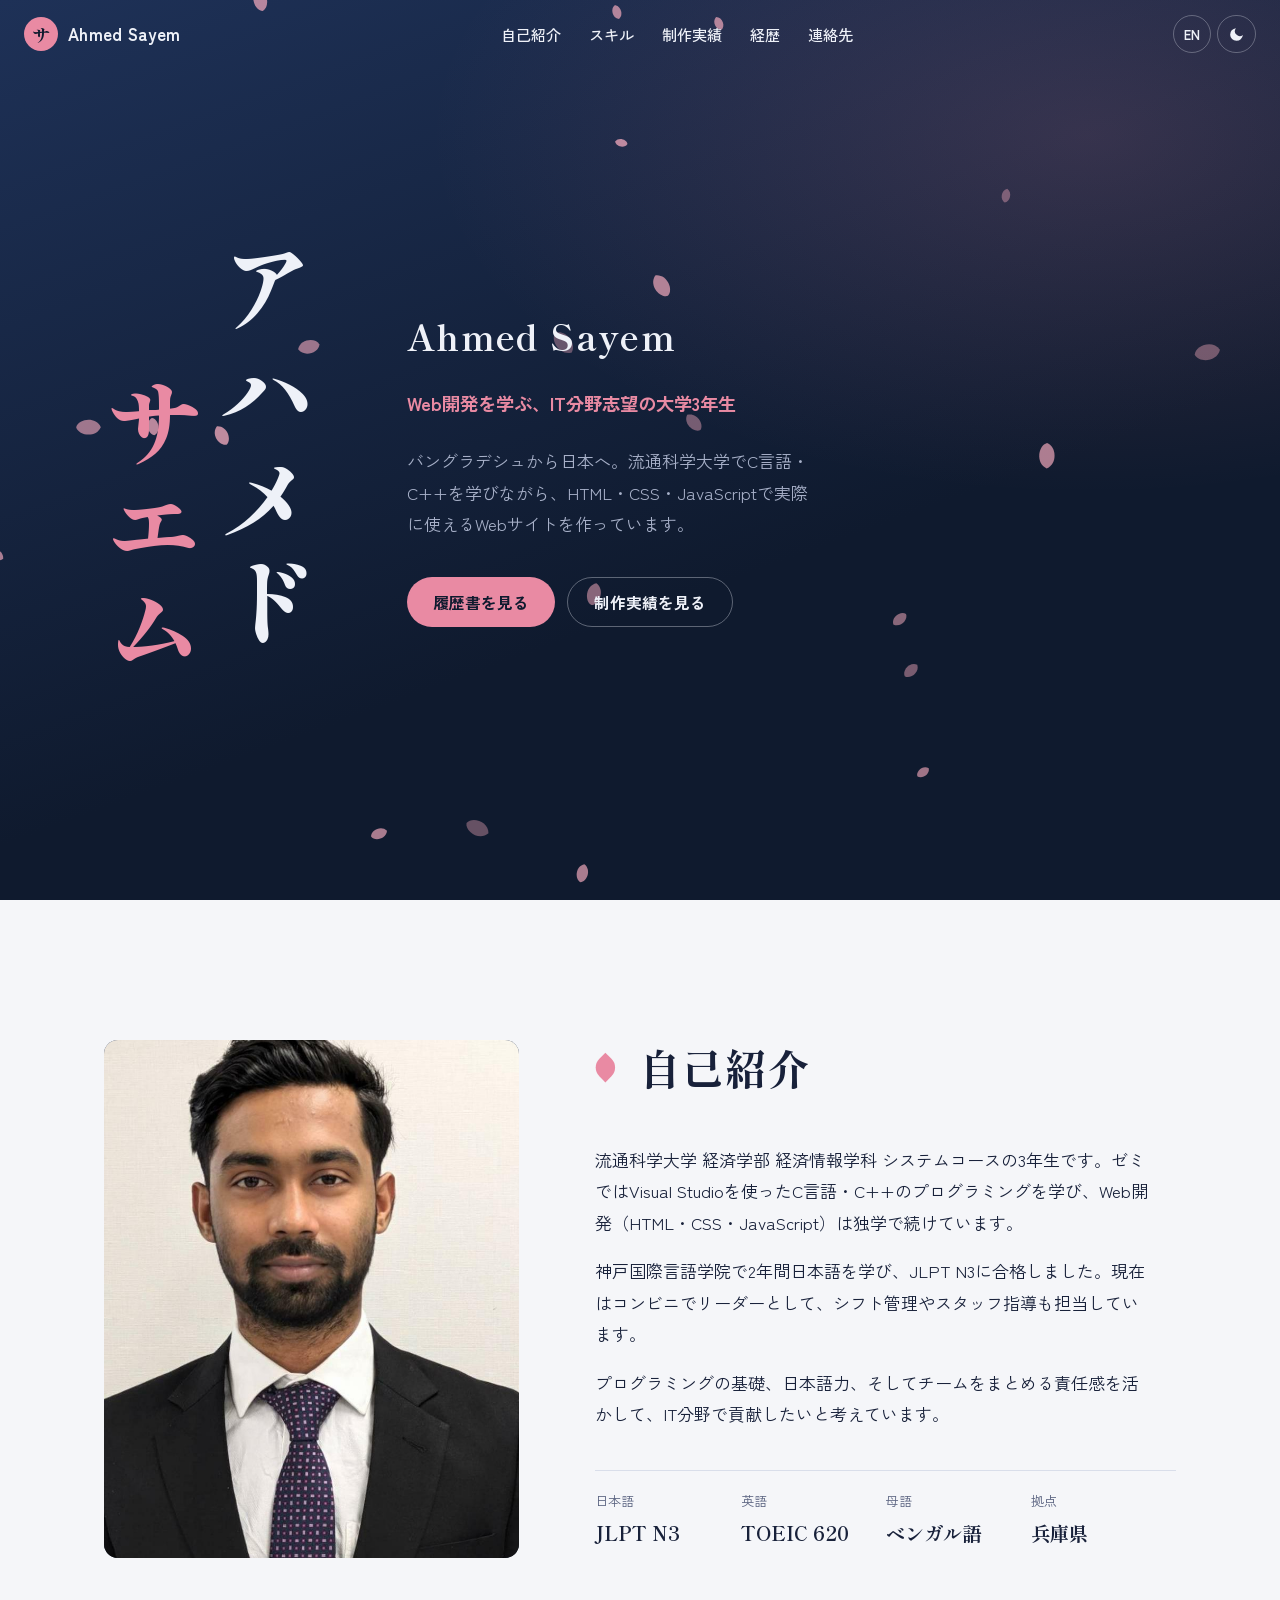
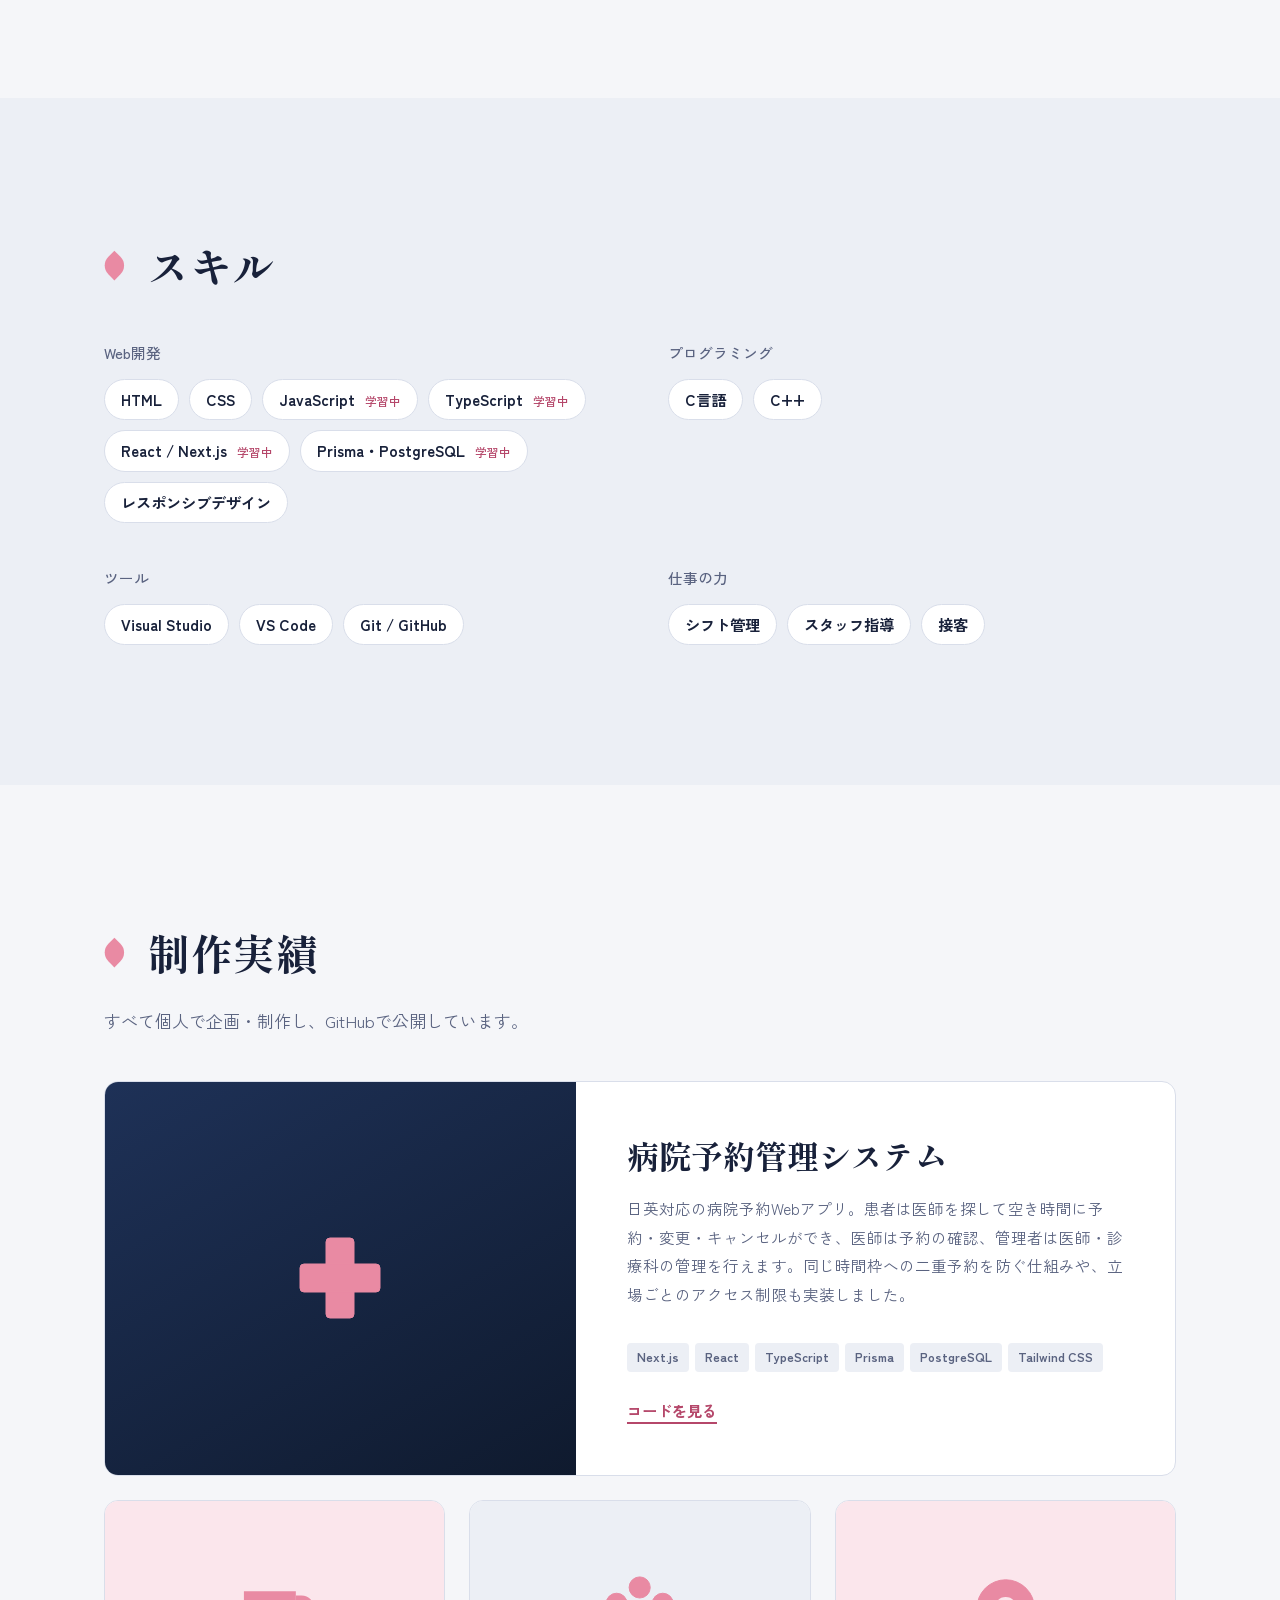
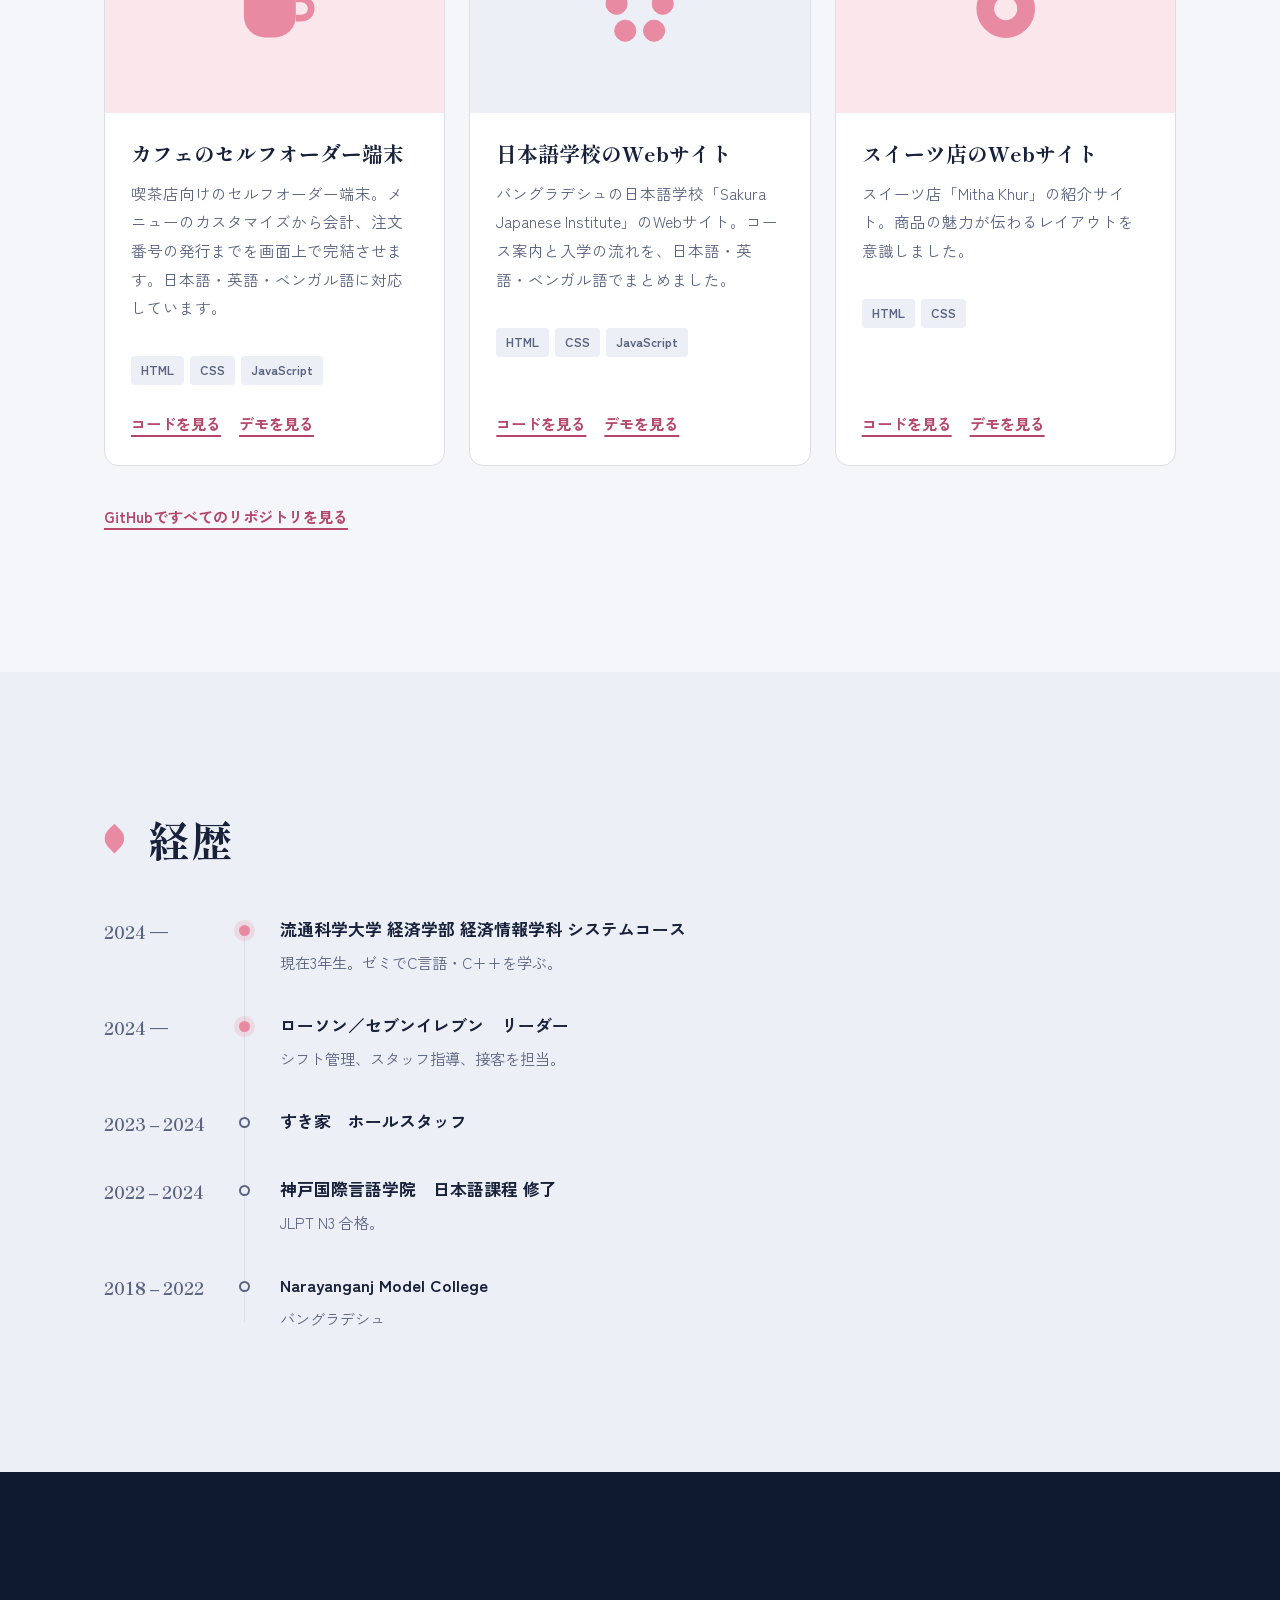
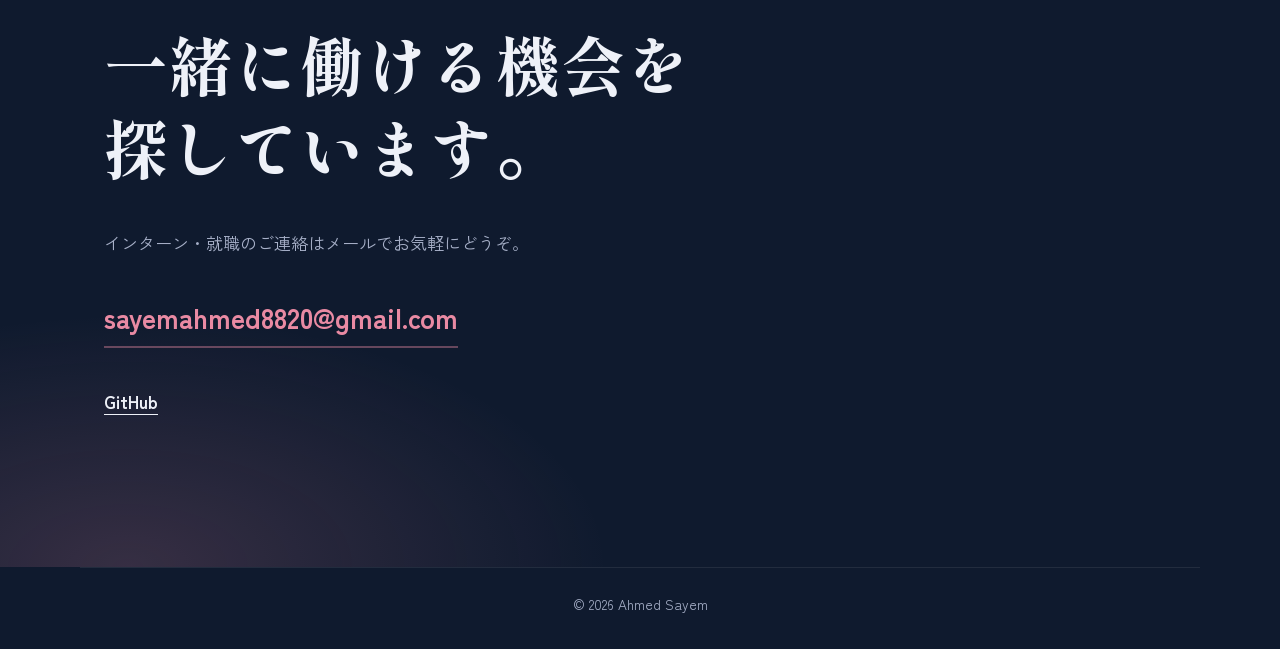
<file: index.html>
<!DOCTYPE html>
<html lang="ja" data-lang="ja" translate="no" class="notranslate">

<head>
    <meta charset="UTF-8">
    <!-- 自動翻訳を止める (stop Chrome auto-translate; the site has its own JA/EN switch) -->
    <meta name="google" content="notranslate">
    <meta name="viewport" content="width=device-width, initial-scale=1.0">
    <title>アハメド サエム | Ahmed Sayem — Portfolio</title>
    <meta name="description" content="流通科学大学 経済情報学科 システムコース3年。Web開発とC/C++を学ぶ、IT分野志望のアハメド サエムのポートフォリオ。">

    <!-- フォント (Fonts) -->
    <link rel="preconnect" href="https://fonts.googleapis.com">
    <link rel="preconnect" href="https://fonts.gstatic.com" crossorigin>
    <link
        href="https://fonts.googleapis.com/css2?family=Shippori+Mincho:wght@500;700;800&family=Zen+Kaku+Gothic+New:wght@400;500;700&display=swap"
        rel="stylesheet">

    <link rel="stylesheet" href="style.css">

    <!-- ページを開く前にテーマを決める (avoid a flash of the wrong theme) -->
    <script>
        try {
            const t = localStorage.getItem('theme');
            if (t) document.documentElement.dataset.theme = t;
            const l = localStorage.getItem('lang');
            if (l) { document.documentElement.dataset.lang = l; document.documentElement.lang = l; }
        } catch (e) { }
    </script>
</head>

<body>

    <a class="skip" href="#main">
        <span lang="ja">本文へ移動</span><span lang="en">Skip to content</span>
    </a>

    <!-- ===================== ナビゲーション / NAVIGATION ===================== -->
    <header class="nav" id="nav">
        <a class="nav__logo" href="#top" aria-label="Home">
            <span class="nav__mark">サ</span>
            <span class="nav__name">Ahmed Sayem</span>
        </a>

        <nav class="nav__links" id="navLinks" aria-label="Main">
            <a href="#about"><span lang="ja">自己紹介</span><span lang="en">About</span></a>
            <a href="#skills"><span lang="ja">スキル</span><span lang="en">Skills</span></a>
            <a href="#work"><span lang="ja">制作実績</span><span lang="en">Work</span></a>
            <a href="#history"><span lang="ja">経歴</span><span lang="en">History</span></a>
            <a href="#contact"><span lang="ja">連絡先</span><span lang="en">Contact</span></a>
        </nav>

        <div class="nav__tools">
            <button class="tool" id="langBtn" type="button" aria-label="Switch language">
                <span lang="ja">EN</span><span lang="en">日本語</span>
            </button>
            <button class="tool" id="themeBtn" type="button" aria-label="Toggle dark mode">
                <svg class="i-moon" viewBox="0 0 24 24" aria-hidden="true">
                    <path d="M21 12.8A9 9 0 1 1 11.2 3a7 7 0 0 0 9.8 9.8z" />
                </svg>
                <svg class="i-sun" viewBox="0 0 24 24" aria-hidden="true">
                    <circle cx="12" cy="12" r="4.5" />
                    <path
                        d="M12 1.5v3M12 19.5v3M4.2 4.2l2.1 2.1M17.7 17.7l2.1 2.1M1.5 12h3M19.5 12h3M4.2 19.8l2.1-2.1M17.7 6.3l2.1-2.1" />
                </svg>
            </button>
            <button class="tool nav__menu" id="menuBtn" type="button" aria-label="Open menu" aria-expanded="false"
                aria-controls="navLinks">
                <span></span><span></span>
            </button>
        </div>
    </header>

    <main id="main">

        <!-- ===================== ヒーロー / HERO ===================== -->
        <section class="hero" id="top">
            <canvas class="hero__petals" id="petals" aria-hidden="true"></canvas>

            <div class="hero__inner">
                <h1 class="hero__tate" aria-label="アハメド サエム">
                    <span>アハメド</span><span>サエム</span>
                </h1>

                <div class="hero__body">
                    <p class="hero__latin">Ahmed Sayem</p>
                    <p class="hero__role">
                        <span lang="ja">Web開発を学ぶ、IT分野志望の大学3年生</span>
                        <span lang="en">University student building for the web, heading into IT</span>
                    </p>
                    <p class="hero__lead">
                        <span
                            lang="ja">バングラデシュから日本へ。流通科学大学でC言語・C++を学びながら、HTML・CSS・JavaScriptで実際に使えるWebサイトを作っています。</span>
                        <span lang="en">From Bangladesh to Kobe. I study C and C++ at the University of Marketing and
                            Distribution Sciences, and build real websites with HTML, CSS and JavaScript.</span>
                    </p>

                    <div class="hero__actions">
                        <a class="btn btn--primary" href="assets/cv/">
                            <span lang="ja">履歴書を見る</span><span lang="en">View CV</span>
                        </a>
                        <a class="btn btn--ghost" href="#work">
                            <span lang="ja">制作実績を見る</span><span lang="en">See my work</span>
                        </a>
                    </div>
                </div>
            </div>
        </section>

        <!-- ===================== 自己紹介 / ABOUT ===================== -->
        <section class="section" id="about">
            <div class="wrap about">
                <figure class="about__photo">
                    <!-- 写真: assets/images/profile.jpg に置いてください -->
                    <img src="assets/images/WhatsApp%20Image%202026-10-02%20at%2003.20.18%20(1).jpeg" alt="Ahmed Sayem" width="480" height="600"
                        onerror="this.remove()">
                    <span class="about__initials" aria-hidden="true">AS</span>
                </figure>

                <div class="about__text">
                    <h2 class="h2">
                        <span lang="ja">自己紹介</span><span lang="en">About me</span>
                    </h2>

                    <div lang="ja">
                        <p>流通科学大学 経済学部 経済情報学科 システムコースの3年生です。ゼミではVisual
                            Studioを使ったC言語・C++のプログラミングを学び、Web開発（HTML・CSS・JavaScript）は独学で続けています。</p>
                        <p>神戸国際言語学院で2年間日本語を学び、JLPT N3に合格しました。現在はコンビニでリーダーとして、シフト管理やスタッフ指導も担当しています。</p>
                        <p>プログラミングの基礎、日本語力、そしてチームをまとめる責任感を活かして、IT分野で貢献したいと考えています。</p>
                    </div>
                    <div lang="en">
                        <p>I’m a third-year student in the Systems Course of the Department of Economic Informatics at
                            the University of Marketing and Distribution Sciences. In my seminar I program in C and C++
                            with Visual Studio, and I teach myself web development on the side.</p>
                        <p>I studied Japanese for two years at Kobe International Language School and passed JLPT N3. I
                            now work as a shift leader at a convenience store, handling scheduling and training new
                            staff.</p>
                        <p>I want to bring my programming foundation, my Japanese, and the responsibility I’ve learned
                            as a leader to a team in IT.</p>
                    </div>

                    <dl class="facts">
                        <div>
                            <dt><span lang="ja">日本語</span><span lang="en">Japanese</span></dt>
                            <dd>JLPT N3</dd>
                        </div>
                        <div>
                            <dt><span lang="ja">英語</span><span lang="en">English</span></dt>
                            <dd>TOEIC 620</dd>
                        </div>
                        <div>
                            <dt><span lang="ja">母語</span><span lang="en">Native</span></dt>
                            <dd><span lang="ja">ベンガル語</span><span lang="en">Bengali</span></dd>
                        </div>
                        <div>
                            <dt><span lang="ja">拠点</span><span lang="en">Based in</span></dt>
                            <dd><span lang="ja">兵庫県</span><span lang="en">Hyogo, Japan</span></dd>
                        </div>
                    </dl>
                </div>
            </div>
        </section>

        <!-- ===================== スキル / SKILLS ===================== -->
        <section class="section section--tint" id="skills">
            <div class="wrap">
                <h2 class="h2"><span lang="ja">スキル</span><span lang="en">Skills</span></h2>

                <div class="skills">
                    <div class="skills__group">
                        <h3 class="h3"><span lang="ja">Web開発</span><span lang="en">Web</span></h3>
                        <ul class="chips">
                            <li>HTML</li>
                            <li>CSS</li>
                            <li>JavaScript <small lang="ja">学習中</small><small lang="en">learning</small></li>
                            <li>TypeScript <small lang="ja">学習中</small><small lang="en">learning</small></li>
                            <li>React / Next.js <small lang="ja">学習中</small><small lang="en">learning</small></li>
                            <li>Prisma・PostgreSQL <small lang="ja">学習中</small><small lang="en">learning</small></li>
                            <li><span lang="ja">レスポンシブデザイン</span><span lang="en">Responsive design</span></li>
                        </ul>
                    </div>

                    <div class="skills__group">
                        <h3 class="h3"><span lang="ja">プログラミング</span><span lang="en">Programming</span></h3>
                        <ul class="chips">
                            <li><span lang="ja">C言語</span><span lang="en">C</span></li>
                            <li>C++</li>
                        </ul>
                    </div>

                    <div class="skills__group">
                        <h3 class="h3"><span lang="ja">ツール</span><span lang="en">Tools</span></h3>
                        <ul class="chips">
                            <li>Visual Studio</li>
                            <li>VS Code</li>
                            <li>Git / GitHub</li>
                        </ul>
                    </div>

                    <div class="skills__group">
                        <h3 class="h3"><span lang="ja">仕事の力</span><span lang="en">At work</span></h3>
                        <ul class="chips">
                            <li><span lang="ja">シフト管理</span><span lang="en">Shift scheduling</span></li>
                            <li><span lang="ja">スタッフ指導</span><span lang="en">Training staff</span></li>
                            <li><span lang="ja">接客</span><span lang="en">Customer service</span></li>
                        </ul>
                    </div>
                </div>
            </div>
        </section>

        <!-- ===================== 制作実績 / WORK ===================== -->
        <section class="section" id="work">
            <div class="wrap">
                <h2 class="h2"><span lang="ja">制作実績</span><span lang="en">Selected work</span></h2>
                <p class="section__intro">
                    <span lang="ja">すべて個人で企画・制作し、GitHubで公開しています。</span>
                    <span lang="en">Each one planned, built and published on GitHub by me.</span>
                </p>

                <div class="work">

                    <!-- 一番の作品 (Featured project) -->
                    <article class="project project--feature">
                        <div class="project__art project__art--hospital" aria-hidden="true">
                            <svg viewBox="0 0 120 120">
                                <rect x="46" y="20" width="28" height="80" rx="4" />
                                <rect x="20" y="46" width="80" height="28" rx="4" />
                            </svg>
                        </div>
                        <div class="project__body">
                            <h3 class="project__title"><span lang="ja">病院予約管理システム</span><span lang="en">Hospital
                                    appointment system</span></h3>
                            <p lang="ja">日英対応の病院予約Webアプリ。患者は医師を探して空き時間に予約・変更・キャンセルができ、医師は予約の確認、管理者は医師・診療科の管理を行えます。同じ時間枠への二重予約を防ぐ仕組みや、立場ごとのアクセス制限も実装しました。</p>
                            <p lang="en">A bilingual web app for booking hospital appointments. Patients find a doctor and book, move or
                                cancel a time slot; doctors manage their bookings; admins manage doctors and departments. It
                                prevents double-booking and keeps each role to its own pages.</p>
                            <ul class="tags">
                                <li>Next.js</li>
                                <li>React</li>
                                <li>TypeScript</li>
                                <li>Prisma</li>
                                <li>PostgreSQL</li>
                                <li>Tailwind CSS</li>
                            </ul>
                            <div class="project__links">
                                <a href="https://github.com/sayemahmed-jp/hospital-jp" target="_blank"
                                    rel="noopener">
                                    <span lang="ja">コードを見る</span><span lang="en">View code</span>
                                </a>
                                <!-- 公開URLがあれば: <a href="https://...">デモ</a> -->
                            </div>
                        </div>
                    </article>

                    <article class="project">
                        <div class="project__art project__art--cafe" aria-hidden="true">
                            <svg viewBox="0 0 120 120">
                                <path d="M28 44h54v26a22 22 0 0 1-22 22H50a22 22 0 0 1-22-22z" />
                                <path d="M82 52h6a10 10 0 0 1 0 20h-6" fill="none" stroke-width="7" />
                            </svg>
                        </div>
                        <div class="project__body">
                            <h3 class="project__title"><span lang="ja">カフェのセルフオーダー端末</span><span lang="en">Café self-order kiosk</span></h3>
                            <p lang="ja">喫茶店向けのセルフオーダー端末。メニューのカスタマイズから会計、注文番号の発行までを画面上で完結させます。日本語・英語・ベンガル語に対応しています。</p>
                            <p lang="en">A self-order kiosk for a café: customise a drink, pay and get an order number, all on screen, in Japanese, English or Bengali.</p>
                            <ul class="tags">
                                <li>HTML</li>
                                <li>CSS</li>
                                <li>JavaScript</li>
                            </ul>
                            <div class="project__links">
                                <a href="https://github.com/sayemahmed-jp/my-cafe" target="_blank" rel="noopener">
                                    <span lang="ja">コードを見る</span><span lang="en">View code</span>
                                </a>
                                <a href="https://sayemahmed-jp.github.io/my-cafe/" target="_blank" rel="noopener">
                                    <span lang="ja">デモを見る</span><span lang="en">Live demo</span>
                                </a>
                            </div>
                        </div>
                    </article>

                    <article class="project">
                        <div class="project__art project__art--school" aria-hidden="true">
                            <svg viewBox="0 0 120 120">
                                <circle cx="60" cy="40" r="11" />
                                <circle cx="84" cy="57" r="11" />
                                <circle cx="75" cy="85" r="11" />
                                <circle cx="45" cy="85" r="11" />
                                <circle cx="36" cy="57" r="11" />
                            </svg>
                        </div>
                        <div class="project__body">
                            <h3 class="project__title"><span lang="ja">日本語学校のWebサイト</span><span lang="en">Japanese
                                    school website</span></h3>
                            <p lang="ja">バングラデシュの日本語学校「Sakura Japanese Institute」のWebサイト。コース案内と入学の流れを、日本語・英語・ベンガル語でまとめました。</p>
                            <p lang="en">A site for “Sakura Japanese Institute”, a Japanese school in Bangladesh, laying out its courses and how to enrol in Japanese, English and Bengali.</p>
                            <ul class="tags">
                                <li>HTML</li>
                                <li>CSS</li>
                                <li>JavaScript</li>
                            </ul>
                            <div class="project__links">
                                <a href="https://github.com/sayemahmed-jp/sakura-japanese-institute"
                                    target="_blank" rel="noopener">
                                    <span lang="ja">コードを見る</span><span lang="en">View code</span>
                                </a>
                                <a href="https://sayemahmed-jp.github.io/sakura-japanese-institute/" target="_blank" rel="noopener">
                                    <span lang="ja">デモを見る</span><span lang="en">Live demo</span>
                                </a>
                            </div>
                        </div>
                    </article>

                    <article class="project">
                        <div class="project__art project__art--sweets" aria-hidden="true">
                            <svg viewBox="0 0 120 120">
                                <circle cx="60" cy="62" r="30" />
                                <circle cx="60" cy="62" r="12" class="hole" />
                            </svg>
                        </div>
                        <div class="project__body">
                            <h3 class="project__title"><span lang="ja">スイーツ店のWebサイト</span><span lang="en">Sweet shop
                                    website</span></h3>
                            <p lang="ja">スイーツ店「Mitha Khur」の紹介サイト。商品の魅力が伝わるレイアウトを意識しました。</p>
                            <p lang="en">A site for the sweet shop “Mitha Khur”, designed to make the products look
                                their best.</p>
                            <ul class="tags">
                                <li>HTML</li>
                                <li>CSS</li>
                            </ul>
                            <div class="project__links">
                                <a href="https://github.com/sayemahmed-jp/mitha-khur-website" target="_blank"
                                    rel="noopener">
                                    <span lang="ja">コードを見る</span><span lang="en">View code</span>
                                </a>
                                <a href="https://sayemahmed-jp.github.io/mitha-khur-website/" target="_blank" rel="noopener">
                                    <span lang="ja">デモを見る</span><span lang="en">Live demo</span>
                                </a>
                            </div>
                        </div>
                    </article>

                </div>

                <a class="more" href="https://github.com/sayemahmed-jp?tab=repositories" target="_blank"
                    rel="noopener">
                    <span lang="ja">GitHubですべてのリポジトリを見る</span><span lang="en">All repositories on GitHub</span>
                </a>
            </div>
        </section>

        <!-- ===================== 経歴 / HISTORY ===================== -->
        <section class="section section--tint" id="history">
            <div class="wrap">
                <h2 class="h2"><span lang="ja">経歴</span><span lang="en">History</span></h2>

                <ol class="timeline">
                    <li class="timeline__item timeline__item--now">
                        <time>2024 —</time>
                        <div>
                            <h3 class="h3"><span lang="ja">流通科学大学 経済学部 経済情報学科 システムコース</span><span lang="en">University
                                    of Marketing and Distribution Sciences — Economic Informatics, Systems Course</span>
                            </h3>
                            <p><span lang="ja">現在3年生。ゼミでC言語・C++を学ぶ。</span><span lang="en">Third year now. C and C++ in
                                    my seminar.</span></p>
                        </div>
                    </li>
                    <li class="timeline__item timeline__item--now">
                        <time>2024 —</time>
                        <div>
                            <h3 class="h3"><span lang="ja">ローソン／セブンイレブン　リーダー</span><span lang="en">Lawson / 7-Eleven —
                                    Shift leader</span></h3>
                            <p><span lang="ja">シフト管理、スタッフ指導、接客を担当。</span><span lang="en">Scheduling, training staff,
                                    serving customers.</span></p>
                        </div>
                    </li>
                    <li class="timeline__item">
                        <time>2023 – 2024</time>
                        <div>
                            <h3 class="h3"><span lang="ja">すき家　ホールスタッフ</span><span lang="en">Sukiya — Floor staff</span>
                            </h3>
                        </div>
                    </li>
                    <li class="timeline__item">
                        <time>2022 – 2024</time>
                        <div>
                            <h3 class="h3"><span lang="ja">神戸国際言語学院　日本語課程 修了</span><span lang="en">Kobe International
                                    Language School — Japanese course</span></h3>
                            <p><span lang="ja">JLPT N3 合格。</span><span lang="en">Passed JLPT N3.</span></p>
                        </div>
                    </li>
                    <li class="timeline__item">
                        <time>2018 – 2022</time>
                        <div>
                            <h3 class="h3">Narayanganj Model College</h3>
                            <p><span lang="ja">バングラデシュ</span><span lang="en">Bangladesh</span></p>
                        </div>
                    </li>
                </ol>
            </div>
        </section>

        <!-- ===================== 連絡先 / CONTACT ===================== -->
        <section class="contact" id="contact">
            <div class="wrap contact__inner">
                <h2 class="contact__title">
                    <span lang="ja">一緒に働ける機会を<br>探しています。</span>
                    <span lang="en">I’m looking for<br>a team to join.</span>
                </h2>
                <p class="contact__text">
                    <span lang="ja">インターン・就職のご連絡はメールでお気軽にどうぞ。</span>
                    <span lang="en">For internships or full-time roles, email me any time.</span>
                </p>
                <a class="contact__mail" href="mailto:sayemahmed8820@gmail.com">sayemahmed8820@gmail.com</a>
                <ul class="contact__links">
                    <li><a href="https://github.com/sayemahmed-jp" target="_blank" rel="noopener">GitHub</a></li>
                    <!-- LinkedIn があれば: <li><a href="https://linkedin.com/in/...">LinkedIn</a></li> -->
                </ul>
            </div>
        </section>

    </main>

    <footer class="footer">
        <p>© <span id="year">2026</span> Ahmed Sayem</p>
    </footer>

    <script src="script.js"></script>
</body>

</html>
</file>
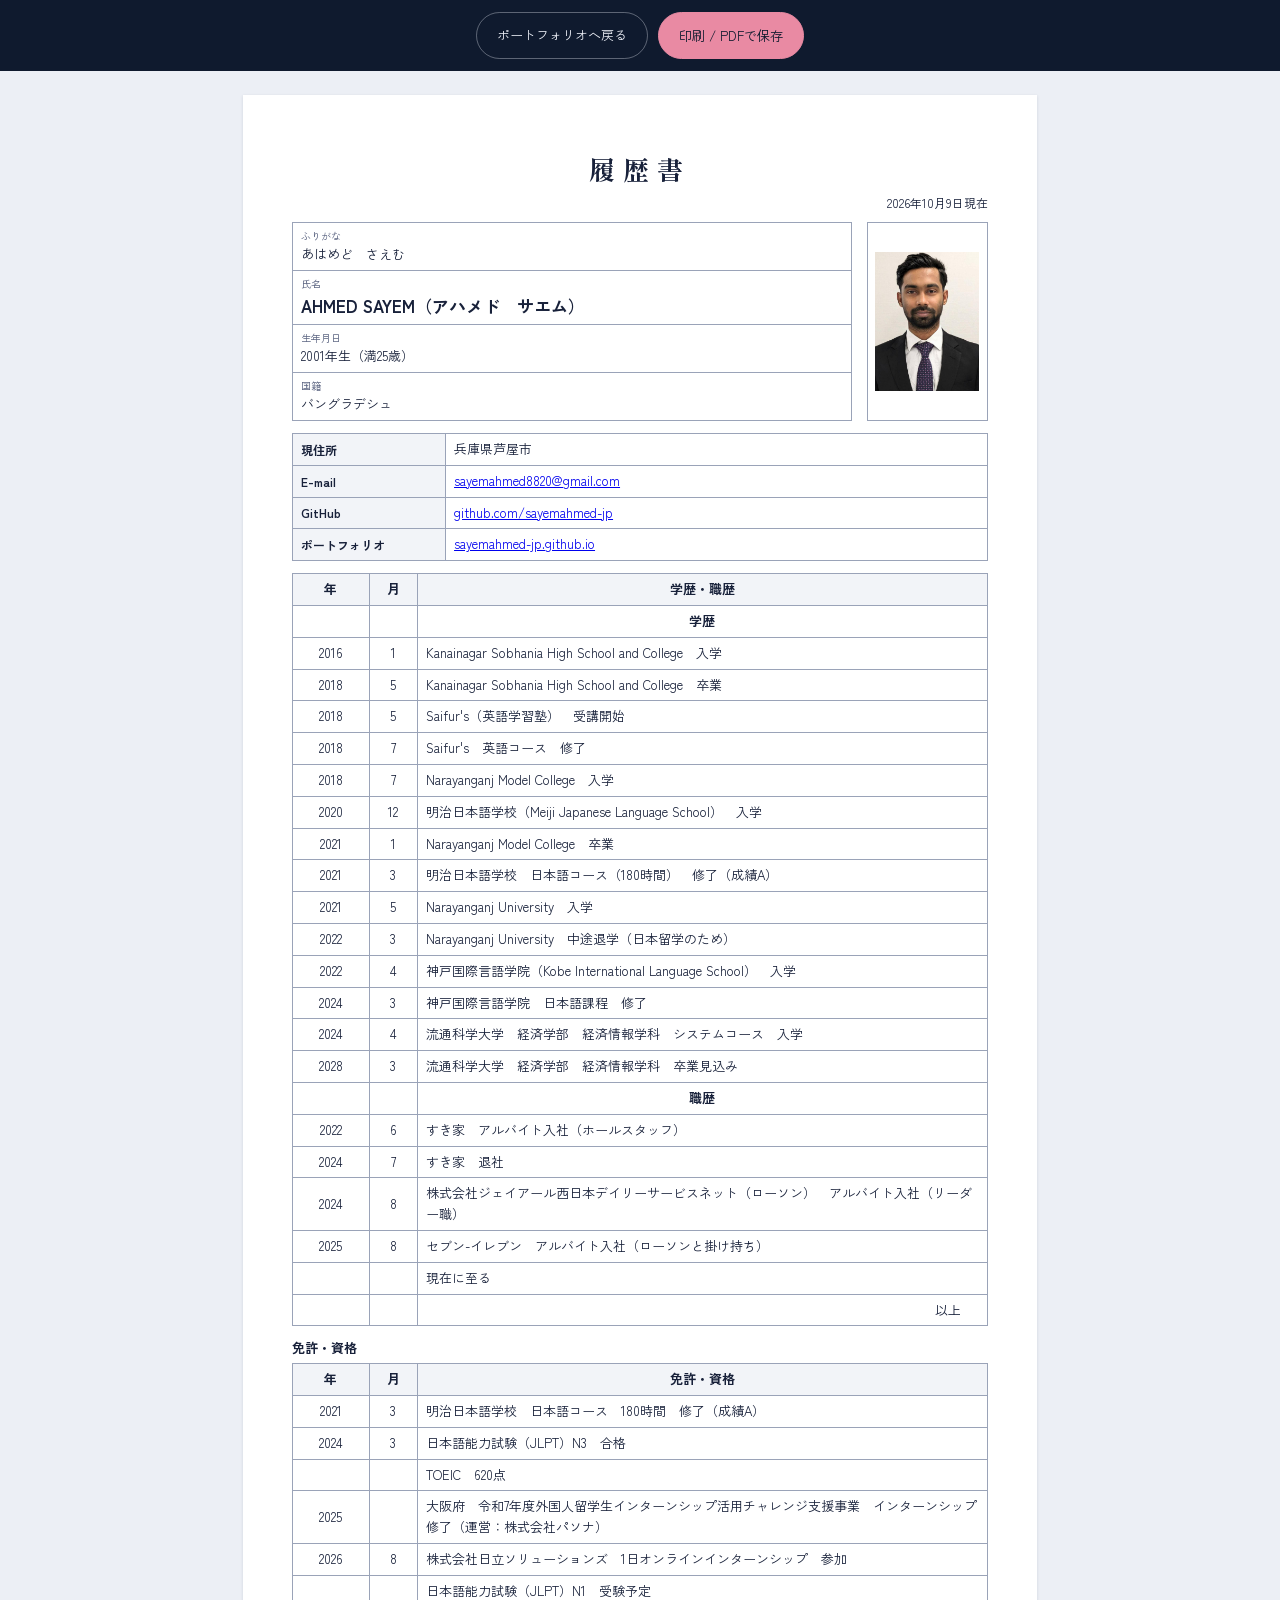
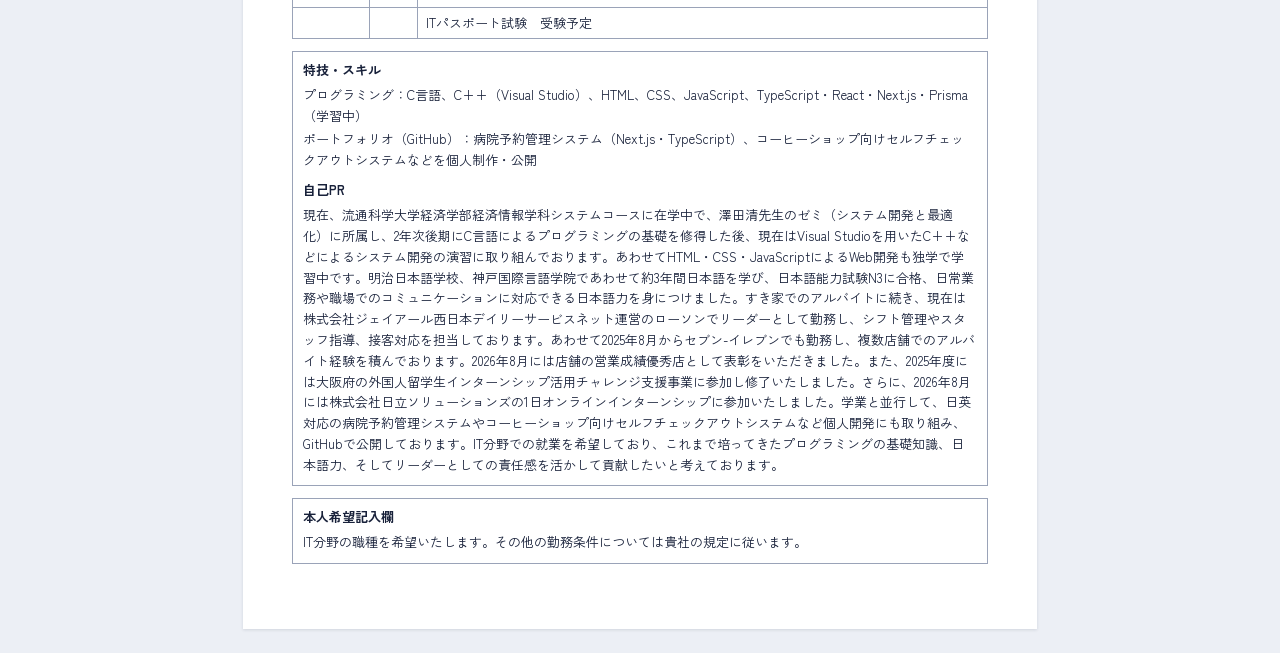
<file: assets/cv/index.html>
<!DOCTYPE html>
<html lang="ja" translate="no" class="notranslate">
<head>
<meta charset="UTF-8">
<meta name="google" content="notranslate">
<meta name="viewport" content="width=device-width, initial-scale=1.0">
<meta name="robots" content="noindex">
<title>履歴書 | アハメド サエム</title>
<link rel="preconnect" href="https://fonts.googleapis.com">
<link rel="preconnect" href="https://fonts.gstatic.com" crossorigin>
<link href="https://fonts.googleapis.com/css2?family=Zen+Kaku+Gothic+New:wght@400;700&family=Shippori+Mincho:wght@700&display=swap" rel="stylesheet">
<style>
:root{--kon:#0F1A2E;--ai:#1E3157;--sakura:#E98AA3;--ink:#18213A;--muted:#5A6380;--line:#9AA3B8;--bg:#ECEFF5;--paper:#fff}
*{box-sizing:border-box}
body{margin:0;background:var(--bg);color:var(--ink);font-family:"Zen Kaku Gothic New","Hiragino Sans","Yu Gothic",sans-serif;font-size:13px;line-height:1.6}
.bar{position:sticky;top:0;z-index:2;display:flex;gap:10px;justify-content:center;flex-wrap:wrap;padding:12px 16px;background:var(--kon)}
.bar a,.bar button{font:700 14px/1 inherit;font-family:inherit;padding:12px 20px;border-radius:999px;border:1.5px solid rgba(238,241,248,.35);background:transparent;color:#EEF1F8;text-decoration:none;cursor:pointer}
.bar button{background:var(--sakura);border-color:var(--sakura);color:var(--kon)}
.bar a:focus-visible,.bar button:focus-visible{outline:2px solid #fff;outline-offset:2px}
.paper{width:210mm;max-width:100%;margin:24px auto;background:var(--paper);padding:14mm 13mm;box-shadow:0 1px 3px rgba(15,26,46,.12)}
h1{font-family:"Shippori Mincho",serif;font-size:26px;letter-spacing:.3em;text-align:center;margin:0 0 4px}
.date{text-align:right;margin:0 0 10px;font-size:12px}
table{width:100%;border-collapse:collapse;margin-bottom:12px}
td,th{border:1px solid var(--line);padding:5px 8px;vertical-align:middle;text-align:left;font-weight:400}
.top{display:grid;grid-template-columns:1fr 32mm;gap:4mm;margin-bottom:12px}
.top table{margin:0;height:100%}
.lab{display:block;font-size:10px;color:var(--muted)}
.name{font-size:17px;font-weight:700}
.photo{border:1px solid var(--line);padding:2mm;display:flex;align-items:center;justify-content:center}
.photo img{width:100%;height:auto;display:block}
.k{width:22%;background:#F2F4F8;font-weight:700;font-size:12px}
.hist td:nth-child(1),.hist td:nth-child(2),.hist thead th:nth-child(1),.hist thead th:nth-child(2){text-align:center;width:11%}
.hist td:nth-child(2),.hist thead th:nth-child(2){width:7%}
.hist thead th{background:#F2F4F8;font-weight:700;text-align:center}
.sec th{text-align:center;font-weight:700}
.end{text-align:right!important;padding-right:2em}
.box{border:1px solid var(--line);padding:8px 10px;margin-bottom:12px}
.box h2{font-size:13px;margin:0 0 4px}
.box h2:not(:first-child){margin-top:10px}
.box p{margin:0 0 2px}
.cap{font-weight:700;font-size:13px;margin:0 0 4px}
@media (max-width:640px){.paper{padding:16px;margin:0} .top{grid-template-columns:1fr 28vw} body{font-size:12.5px} td,th{padding:4px 5px}}
@page{size:A4;margin:12mm}
@media print{body{background:#fff} .bar{display:none} .paper{box-shadow:none;margin:0;padding:0;width:auto} tr,.box{break-inside:avoid}}
</style>
</head>
<body>
<nav class="bar" aria-label="履歴書の操作">
<a href="../../">ポートフォリオへ戻る</a>
<button type="button" onclick="window.print()">印刷 / PDFで保存</button>
</nav>
<main class="paper">
<h1>履歴書</h1>
<p class="date">2026年10月9日現在</p>
<div class="top">
<table>
<tr><td><span class="lab">ふりがな</span>あはめど　さえむ</td></tr>
<tr><td><span class="lab">氏名</span><span class="name">AHMED SAYEM（アハメド　サエム）</span></td></tr>
<tr><td><span class="lab">生年月日</span>2001年生（満25歳）</td></tr>
<tr><td><span class="lab">国籍</span>バングラデシュ</td></tr>
</table>
<div class="photo"><img src="../images/WhatsApp%20Image%202026-10-02%20at%2003.20.18%20(1).jpeg" alt="アハメド サエムの写真" width="785" height="1051"></div>
</div>
<table>
<tr><th class="k" scope="row">現住所</th><td>兵庫県芦屋市</td></tr>
<tr><th class="k" scope="row">E-mail</th><td><a href="mailto:sayemahmed8820@gmail.com">sayemahmed8820@gmail.com</a></td></tr>
<tr><th class="k" scope="row">GitHub</th><td><a href="https://github.com/sayemahmed-jp">github.com/sayemahmed-jp</a></td></tr>
<tr><th class="k" scope="row">ポートフォリオ</th><td><a href="https://sayemahmed-jp.github.io">sayemahmed-jp.github.io</a></td></tr>
</table>
<table class="hist">
<thead><tr><th scope="col">年</th><th scope="col">月</th><th scope="col">学歴・職歴</th></tr></thead>
<tbody>
<tr class="sec"><td></td><td></td><th scope="rowgroup">学歴</th></tr>
<tr><td>2016</td><td>1</td><td>Kanainagar Sobhania High School and College　入学</td></tr>
<tr><td>2018</td><td>5</td><td>Kanainagar Sobhania High School and College　卒業</td></tr>
<tr><td>2018</td><td>5</td><td>Saifur&#x27;s（英語学習塾）　受講開始</td></tr>
<tr><td>2018</td><td>7</td><td>Saifur&#x27;s　英語コース　修了</td></tr>
<tr><td>2018</td><td>7</td><td>Narayanganj Model College　入学</td></tr>
<tr><td>2020</td><td>12</td><td>明治日本語学校（Meiji Japanese Language School）　入学</td></tr>
<tr><td>2021</td><td>1</td><td>Narayanganj Model College　卒業</td></tr>
<tr><td>2021</td><td>3</td><td>明治日本語学校　日本語コース（180時間）　修了（成績A）</td></tr>
<tr><td>2021</td><td>5</td><td>Narayanganj University　入学</td></tr>
<tr><td>2022</td><td>3</td><td>Narayanganj University　中途退学（日本留学のため）</td></tr>
<tr><td>2022</td><td>4</td><td>神戸国際言語学院（Kobe International Language School）　入学</td></tr>
<tr><td>2024</td><td>3</td><td>神戸国際言語学院　日本語課程　修了</td></tr>
<tr><td>2024</td><td>4</td><td>流通科学大学　経済学部　経済情報学科　システムコース　入学</td></tr>
<tr><td>2028</td><td>3</td><td>流通科学大学　経済学部　経済情報学科　卒業見込み</td></tr>
<tr class="sec"><td></td><td></td><th scope="rowgroup">職歴</th></tr>
<tr><td>2022</td><td>6</td><td>すき家　アルバイト入社（ホールスタッフ）</td></tr>
<tr><td>2024</td><td>7</td><td>すき家　退社</td></tr>
<tr><td>2024</td><td>8</td><td>株式会社ジェイアール西日本デイリーサービスネット（ローソン）　アルバイト入社（リーダー職）</td></tr>
<tr><td>2025</td><td>8</td><td>セブン-イレブン　アルバイト入社（ローソンと掛け持ち）</td></tr>
<tr><td></td><td></td><td>現在に至る</td></tr>
<tr><td></td><td></td><td class="end">以上</td></tr>
</tbody>
</table>
<p class="cap">免許・資格</p>
<table class="hist">
<thead><tr><th scope="col">年</th><th scope="col">月</th><th scope="col">免許・資格</th></tr></thead>
<tbody>
<tr><td>2021</td><td>3</td><td>明治日本語学校　日本語コース　180時間　修了（成績A）</td></tr>
<tr><td>2024</td><td>3</td><td>日本語能力試験（JLPT）N3　合格</td></tr>
<tr><td></td><td></td><td>TOEIC　620点</td></tr>
<tr><td>2025</td><td></td><td>大阪府　令和7年度外国人留学生インターンシップ活用チャレンジ支援事業　インターンシップ修了（運営：株式会社パソナ）</td></tr>
<tr><td>2026</td><td>8</td><td>株式会社日立ソリューションズ　1日オンラインインターンシップ　参加</td></tr>
<tr><td></td><td></td><td>日本語能力試験（JLPT）N1　受験予定</td></tr>
<tr><td></td><td></td><td>ITパスポート試験　受験予定</td></tr>
</tbody>
</table>
<section class="box">
<h2>特技・スキル</h2>
<p>プログラミング：C言語、C++（Visual Studio）、HTML、CSS、JavaScript、TypeScript・React・Next.js・Prisma（学習中）</p>
<p>ポートフォリオ（GitHub）：病院予約管理システム（Next.js・TypeScript）、コーヒーショップ向けセルフチェックアウトシステムなどを個人制作・公開</p>
<h2>自己PR</h2>
<p>現在、流通科学大学経済学部経済情報学科システムコースに在学中で、澤田清先生のゼミ（システム開発と最適化）に所属し、2年次後期にC言語によるプログラミングの基礎を修得した後、現在はVisual Studioを用いたC++などによるシステム開発の演習に取り組んでおります。あわせてHTML・CSS・JavaScriptによるWeb開発も独学で学習中です。明治日本語学校、神戸国際言語学院であわせて約3年間日本語を学び、日本語能力試験N3に合格、日常業務や職場でのコミュニケーションに対応できる日本語力を身につけました。すき家でのアルバイトに続き、現在は株式会社ジェイアール西日本デイリーサービスネット運営のローソンでリーダーとして勤務し、シフト管理やスタッフ指導、接客対応を担当しております。あわせて2025年8月からセブン-イレブンでも勤務し、複数店舗でのアルバイト経験を積んでおります。2026年8月には店舗の営業成績優秀店として表彰をいただきました。また、2025年度には大阪府の外国人留学生インターンシップ活用チャレンジ支援事業に参加し修了いたしました。さらに、2026年8月には株式会社日立ソリューションズの1日オンラインインターンシップに参加いたしました。学業と並行して、日英対応の病院予約管理システムやコーヒーショップ向けセルフチェックアウトシステムなど個人開発にも取り組み、GitHubで公開しております。IT分野での就業を希望しており、これまで培ってきたプログラミングの基礎知識、日本語力、そしてリーダーとしての責任感を活かして貢献したいと考えております。</p>
</section>
<section class="box">
<h2>本人希望記入欄</h2>
<p>IT分野の職種を希望いたします。その他の勤務条件については貴社の規定に従います。</p>
</section>
</main>
</body>
</html>
</file>
<file: style.css>
/* =========================================================
   Ahmed Sayem — Portfolio
   色: 藍 (indigo navy) + 桜 (sakura pink)
   ========================================================= */

/* ---------- 色とフォントの設定 (Design tokens) ---------- */
:root {
    --kon: #0F1A2E;
    /* 紺 deep navy — hero / contact */
    --ai: #1E3157;
    /* 藍 indigo */
    --sakura: #E98AA3;
    /* 桜 accent */
    --sakura-ink: #B5476A;
    /* darker pink for text on light bg */
    --sakura-pale: #FBE6EC;

    --bg: #F5F6F9;
    /* cool washi white */
    --bg-tint: #ECEFF5;
    --surface: #FFFFFF;
    --text: #18213A;
    --muted: #5A6380;
    --line: #D9DEEA;

    --on-dark: #EEF1F8;
    --on-dark-muted: #A7B0C8;

    --mincho: "Shippori Mincho", "Hiragino Mincho ProN", "Yu Mincho", serif;
    --gothic: "Zen Kaku Gothic New", "Hiragino Sans", "Yu Gothic", system-ui, sans-serif;

    --wrap: 1120px;
    --r-sm: 6px;
    --r-lg: 14px;
    color-scheme: light;
}

/* ダークモード (Dark mode) — system setting */
@media (prefers-color-scheme: dark) {
    :root:not([data-theme="light"]) {
        --bg: #0C1424;
        --bg-tint: #111B30;
        --surface: #16223B;
        --text: #E8ECF5;
        --muted: #A1AAC2;
        --line: #263453;
        --sakura-ink: #F2A3B8;
        --sakura-pale: #2A2340;
        color-scheme: dark;
    }
}

/* ダークモード — button */
:root[data-theme="dark"] {
    --bg: #0C1424;
    --bg-tint: #111B30;
    --surface: #16223B;
    --text: #E8ECF5;
    --muted: #A1AAC2;
    --line: #263453;
    --sakura-ink: #F2A3B8;
    --sakura-pale: #2A2340;
    color-scheme: dark;
}

/* ---------- 言語切替 (Language switch) ---------- */
html[data-lang="ja"] [lang="en"] {
    display: none !important;
}

html[data-lang="en"] [lang="ja"] {
    display: none !important;
}

/* ---------- 基本 (Base) ---------- */
*,
*::before,
*::after {
    box-sizing: border-box;
}

html {
    scroll-behavior: smooth;
    scroll-padding-top: 80px;
}

body {
    margin: 0;
    background: var(--bg);
    color: var(--text);
    font-family: var(--gothic);
    font-size: 1.0625rem;
    line-height: 1.85;
    -webkit-font-smoothing: antialiased;
    text-rendering: optimizeLegibility;
}

html[data-lang="en"] body {
    line-height: 1.65;
}

img {
    max-width: 100%;
    display: block;
}

a {
    color: inherit;
}

p {
    margin: 0 0 1em;
}

p:last-child {
    margin-bottom: 0;
}

:focus-visible {
    outline: 2px solid var(--sakura);
    outline-offset: 3px;
    border-radius: 4px;
}

.skip {
    position: absolute;
    left: 16px;
    top: -60px;
    z-index: 100;
    background: var(--sakura);
    color: var(--kon);
    padding: 8px 14px;
    border-radius: var(--r-sm);
    font-weight: 700;
    text-decoration: none;
}

.skip:focus {
    top: 12px;
}

.wrap {
    max-width: var(--wrap);
    margin: 0 auto;
    padding: 0 24px;
}

.h2 {
    font-family: var(--mincho);
    font-weight: 800;
    font-size: clamp(1.9rem, 3.4vw, 2.6rem);
    line-height: 1.3;
    letter-spacing: .02em;
    margin: 0 0 1.2em;
    display: flex;
    align-items: center;
    gap: .55em;
}

/* 見出しの横の小さな桜の花びら */
.h2::before {
    content: "";
    width: .5em;
    height: .5em;
    flex: none;
    background: var(--sakura);
    border-radius: 0 60% 0 60%;
    transform: rotate(45deg);
}

.h3 {
    font-size: 1.05rem;
    font-weight: 700;
    line-height: 1.55;
    margin: 0 0 .35em;
}

.section {
    padding: clamp(80px, 11vw, 140px) 0;
}

.section--tint {
    background: var(--bg-tint);
}

.section__intro {
    color: var(--muted);
    margin: -1.4em 0 2.6em;
    max-width: 60ch;
}

/* ---------- ボタン (Buttons) ---------- */
.btn {
    display: inline-flex;
    align-items: center;
    justify-content: center;
    min-height: 50px;
    padding: 0 26px;
    border-radius: 999px;
    font-weight: 700;
    font-size: .98rem;
    text-decoration: none;
    transition: transform .2s ease, background-color .2s ease, color .2s ease, border-color .2s ease;
}

.btn:active {
    transform: translateY(1px);
}

.btn--primary {
    background: var(--sakura);
    color: var(--kon);
}

.btn--primary:hover {
    background: #F3A6BA;
}

.btn--ghost {
    border: 1.5px solid rgba(238, 241, 248, .35);
    color: var(--on-dark);
}

.btn--ghost:hover {
    border-color: var(--sakura);
    color: var(--sakura);
}

/* ---------- ナビ (Navigation) ---------- */
.nav {
    position: fixed;
    inset: 0 0 auto 0;
    z-index: 50;
    height: 68px;
    padding: 0 24px;
    display: flex;
    align-items: center;
    justify-content: space-between;
    gap: 16px;
    color: var(--on-dark);
    transition: background-color .3s ease, color .3s ease, box-shadow .3s ease;
}

.nav.is-solid {
    background: color-mix(in srgb, var(--bg) 88%, transparent);
    -webkit-backdrop-filter: blur(12px);
    backdrop-filter: blur(12px);
    color: var(--text);
    box-shadow: 0 1px 0 var(--line);
}

.nav__logo {
    display: flex;
    align-items: center;
    gap: 10px;
    text-decoration: none;
}

.nav__mark {
    width: 34px;
    height: 34px;
    display: grid;
    place-items: center;
    font-family: var(--mincho);
    font-weight: 800;
    font-size: 1.1rem;
    background: var(--sakura);
    color: var(--kon);
    border-radius: 50%;
}

.nav__name {
    font-weight: 700;
    letter-spacing: .02em;
}

.nav__links {
    display: flex;
    gap: 28px;
}

.nav__links a {
    text-decoration: none;
    font-size: .95rem;
    font-weight: 500;
    position: relative;
    padding: 4px 0;
}

.nav__links a::after {
    content: "";
    position: absolute;
    left: 0;
    right: 0;
    bottom: -2px;
    height: 2px;
    background: var(--sakura);
    transform: scaleX(0);
    transform-origin: left;
    transition: transform .25s ease;
}

.nav__links a:hover::after,
.nav__links a.is-active::after {
    transform: scaleX(1);
}

.nav__tools {
    display: flex;
    align-items: center;
    gap: 6px;
}

.tool {
    height: 38px;
    min-width: 38px;
    padding: 0 10px;
    display: inline-grid;
    place-items: center;
    background: transparent;
    color: inherit;
    border: 1px solid currentColor;
    border-color: color-mix(in srgb, currentColor 30%, transparent);
    border-radius: 999px;
    cursor: pointer;
    font: 700 .82rem var(--gothic);
}

.tool:hover {
    border-color: var(--sakura);
}

.tool svg {
    width: 17px;
    height: 17px;
    fill: none;
    stroke: currentColor;
    stroke-width: 1.8;
    stroke-linecap: round;
}

.i-moon {
    fill: currentColor !important;
    stroke: none !important;
}

.i-sun {
    display: none;
}

:root[data-theme="dark"] .i-sun {
    display: block;
}

:root[data-theme="dark"] .i-moon {
    display: none;
}

@media (prefers-color-scheme: dark) {
    :root:not([data-theme="light"]) .i-sun {
        display: block;
    }

    :root:not([data-theme="light"]) .i-moon {
        display: none;
    }
}

.nav__menu {
    display: none;
}

/* ---------- ヒーロー (Hero) ---------- */
.hero {
    position: relative;
    overflow: hidden;
    min-height: 100svh;
    display: flex;
    align-items: center;
    background:
        radial-gradient(1100px 600px at 85% 15%, rgba(233, 138, 163, .16), transparent 60%),
        linear-gradient(160deg, var(--ai) 0%, var(--kon) 62%);
    color: var(--on-dark);
    padding: 110px 0 80px;
}

.hero__petals {
    position: absolute;
    inset: 0;
    width: 100%;
    height: 100%;
    pointer-events: none;
}

.hero__inner {
    position: relative;
    max-width: var(--wrap);
    margin: 0 auto;
    padding: 0 24px;
    width: 100%;
    display: grid;
    grid-template-columns: auto 1fr;
    gap: clamp(32px, 7vw, 110px);
    align-items: center;
}

/* 縦書きの名前 — the memorable part */
.hero__tate {
    margin: 0;
    writing-mode: vertical-rl;
    font-family: var(--mincho);
    font-weight: 800;
    font-size: clamp(3.4rem, 7.4vw, 6.6rem);
    line-height: 1.05;
    letter-spacing: .1em;
    display: flex;
    flex-direction: column;
    gap: .15em;
    color: var(--on-dark);
}

.hero__tate span:last-child {
    color: var(--sakura);
    padding-top: 1.4em;
}

.hero__tate span {
    opacity: 0;
    animation: brush 1.1s cubic-bezier(.2, .7, .2, 1) forwards;
}

.hero__tate span:last-child {
    animation-delay: .25s;
}

@keyframes brush {
    from {
        opacity: 0;
        clip-path: inset(-20% -20% 100% -20%);
        transform: translateY(-8px);
    }

    to {
        opacity: 1;
        clip-path: inset(-20% -20% -20% -20%);
        transform: none;
    }
}

.hero__body {
    max-width: 560px;
}

.hero__latin {
    font-family: var(--mincho);
    font-weight: 700;
    font-size: clamp(1.6rem, 3vw, 2.2rem);
    letter-spacing: .04em;
    margin: 0 0 .5em;
}

.hero__role {
    display: inline-block;
    font-weight: 700;
    font-size: clamp(1rem, 1.6vw, 1.15rem);
    color: var(--sakura);
    margin-bottom: 1.4em;
    min-height: 1.6em;
}

.hero__lead {
    color: var(--on-dark-muted);
    max-width: 46ch;
    margin-bottom: 2.2em;
}

.hero__actions {
    display: flex;
    flex-wrap: wrap;
    gap: 12px;
}

/* ---------- 自己紹介 (About) ---------- */
.about {
    display: grid;
    grid-template-columns: minmax(0, 5fr) minmax(0, 7fr);
    gap: clamp(36px, 6vw, 88px);
    align-items: start;
}

.about__photo {
    position: relative;
    margin: 0;
    aspect-ratio: 4 / 5;
    border-radius: var(--r-lg);
    overflow: hidden;
    background: linear-gradient(150deg, var(--ai), var(--kon));
}

.about__photo::after {
    /* 桜色のずらし枠 */
    content: "";
    position: absolute;
    inset: 0;
    border-radius: inherit;
    box-shadow: inset 0 0 0 1px rgba(255, 255, 255, .08);
}

.about__photo img {
    width: 100%;
    height: 100%;
    object-fit: cover;
    position: relative;
    z-index: 1;
}

.about__initials {
    position: absolute;
    inset: 0;
    display: grid;
    place-items: center;
    font-family: var(--mincho);
    font-weight: 800;
    font-size: 5rem;
    color: var(--sakura);
    letter-spacing: .05em;
}

.about__text>div[lang] p {
    max-width: 62ch;
}

.facts {
    margin: 2.4em 0 0;
    padding: 0;
    display: grid;
    grid-template-columns: repeat(4, minmax(0, 1fr));
    border-top: 1px solid var(--line);
}

.facts div {
    padding: 18px 16px 0 0;
}

.facts dt {
    font-size: .82rem;
    color: var(--muted);
    margin-bottom: 2px;
}

.facts dd {
    margin: 0;
    font-family: var(--mincho);
    font-weight: 700;
    font-size: 1.2rem;
}

/* ---------- スキル (Skills) ---------- */
.skills {
    display: grid;
    grid-template-columns: repeat(2, minmax(0, 1fr));
    gap: 44px 56px;
}

.skills__group .h3 {
    color: var(--muted);
    font-weight: 500;
    font-size: .92rem;
    margin-bottom: 14px;
}

.chips {
    list-style: none;
    margin: 0;
    padding: 0;
    display: flex;
    flex-wrap: wrap;
    gap: 10px;
}

.chips li {
    padding: 9px 16px;
    border-radius: 999px;
    background: var(--surface);
    border: 1px solid var(--line);
    font-weight: 700;
    font-size: .95rem;
    line-height: 1.4;
}

.chips small {
    font-weight: 500;
    font-size: .74rem;
    color: var(--sakura-ink);
    margin-left: 6px;
}

/* ---------- 制作実績 (Work) ---------- */
.work {
    display: grid;
    grid-template-columns: repeat(3, minmax(0, 1fr));
    gap: 24px;
}

.project {
    background: var(--surface);
    border: 1px solid var(--line);
    border-radius: var(--r-lg);
    overflow: hidden;
    display: flex;
    flex-direction: column;
}

.project--feature {
    grid-column: 1 / -1;
    flex-direction: row;
}

.project--feature .project__art {
    flex: 0 0 44%;
    aspect-ratio: auto;
    min-height: 300px;
}

.project--feature .project__body {
    padding: clamp(28px, 4vw, 52px);
    align-self: center;
}

.project--feature .project__title {
    font-size: clamp(1.5rem, 2.6vw, 2rem);
}

.project__art {
    aspect-ratio: 16 / 10;
    display: grid;
    place-items: center;
    background: var(--sakura-pale);
}

.project__art svg {
    width: 34%;
    max-width: 120px;
    fill: var(--sakura);
    stroke: var(--sakura);
}

.project__art--hospital {
    background: linear-gradient(150deg, var(--ai), var(--kon));
}

.project__art--hospital svg {
    fill: var(--sakura);
}

.project__art--cafe svg path:first-child {
    stroke: none;
}

.project__art--school {
    background: var(--bg-tint);
}

.project__art .hole {
    fill: var(--sakura-pale);
    stroke: none;
}

.project__body {
    padding: 26px 26px 28px;
    display: flex;
    flex-direction: column;
    flex: 1;
}

.project__title {
    font-family: var(--mincho);
    font-weight: 800;
    font-size: 1.3rem;
    line-height: 1.4;
    margin: 0 0 .5em;
}

.project__body p {
    color: var(--muted);
    font-size: .97rem;
}

.tags {
    list-style: none;
    padding: 0;
    margin: 1.1em 0 1.4em;
    display: flex;
    flex-wrap: wrap;
    gap: 6px;
}

.tags li {
    font-size: .78rem;
    font-weight: 700;
    padding: 3px 10px;
    border-radius: 4px;
    background: var(--bg-tint);
    color: var(--muted);
}

.project__links {
    margin-top: auto;
    display: flex;
    gap: 18px;
}

.project__links a,
.more {
    font-weight: 700;
    font-size: .95rem;
    color: var(--sakura-ink);
    text-decoration: underline;
    text-decoration-thickness: 1.5px;
    text-underline-offset: 5px;
}

.project__links a:hover,
.more:hover {
    text-decoration-color: var(--sakura);
}

.more {
    display: inline-block;
    margin-top: 36px;
}

/* ---------- 経歴 (Timeline) ---------- */
.timeline {
    list-style: none;
    margin: 0;
    padding: 0;
    max-width: 820px;
    position: relative;
}

.timeline::before {
    content: "";
    position: absolute;
    left: 140px;
    top: 10px;
    bottom: 10px;
    width: 1px;
    background: var(--line);
}

.timeline__item {
    display: grid;
    grid-template-columns: 140px 1fr;
    gap: 36px;
    padding: 0 0 36px;
    position: relative;
}

.timeline__item:last-child {
    padding-bottom: 0;
}

.timeline__item::before {
    content: "";
    position: absolute;
    left: 135px;
    top: 9px;
    width: 11px;
    height: 11px;
    border-radius: 50%;
    background: var(--bg-tint);
    border: 2px solid var(--muted);
}

.timeline__item--now::before {
    background: var(--sakura);
    border-color: var(--sakura);
    box-shadow: 0 0 0 5px color-mix(in srgb, var(--sakura) 22%, transparent);
}

.timeline time {
    font-family: var(--mincho);
    font-weight: 700;
    color: var(--muted);
    font-variant-numeric: tabular-nums;
}

.timeline p {
    color: var(--muted);
    font-size: .95rem;
}

/* ---------- 連絡先 (Contact) ---------- */
.contact {
    background:
        radial-gradient(800px 420px at 10% 100%, rgba(233, 138, 163, .18), transparent 60%),
        var(--kon);
    color: var(--on-dark);
    padding: clamp(90px, 12vw, 150px) 0;
}

.contact__title {
    font-family: var(--mincho);
    font-weight: 800;
    font-size: clamp(2.1rem, 5.4vw, 4rem);
    line-height: 1.3;
    letter-spacing: .02em;
    margin: 0 0 .6em;
}

.contact__text {
    color: var(--on-dark-muted);
    margin-bottom: 2em;
}

.contact__mail {
    display: inline-block;
    font-weight: 700;
    font-size: clamp(1.1rem, 3.2vw, 1.7rem);
    color: var(--sakura);
    text-decoration: none;
    word-break: break-all;
    border-bottom: 2px solid rgba(233, 138, 163, .4);
    padding-bottom: 4px;
    transition: border-color .2s ease;
}

.contact__mail:hover {
    border-color: var(--sakura);
}

.contact__links {
    list-style: none;
    padding: 0;
    margin: 2.2em 0 0;
    display: flex;
    gap: 24px;
}

.contact__links a {
    color: var(--on-dark);
    font-weight: 700;
    text-underline-offset: 5px;
}

.footer {
    background: var(--kon);
    color: var(--on-dark-muted);
    text-align: center;
    padding: 0 24px 32px;
    font-size: .85rem;
}

.footer p {
    border-top: 1px solid rgba(255, 255, 255, .08);
    padding-top: 24px;
    max-width: var(--wrap);
    margin: 0 auto;
}

/* ---------- スマホ・タブレット (Responsive) ---------- */
@media (max-width: 960px) {
    .work {
        grid-template-columns: repeat(2, minmax(0, 1fr));
    }

    .project--feature {
        flex-direction: column;
    }

    .project--feature .project__art {
        flex: none;
        min-height: 0;
        aspect-ratio: 16 / 9;
    }

    .facts {
        grid-template-columns: repeat(2, minmax(0, 1fr));
    }
}

@media (max-width: 760px) {
    .nav {
        padding: 0 16px;
    }

    .nav__menu {
        display: inline-grid;
        gap: 5px;
        align-content: center;
    }

    .nav__menu span {
        display: block;
        width: 16px;
        height: 1.5px;
        background: currentColor;
        transition: transform .25s ease;
    }

    .nav__menu[aria-expanded="true"] span:first-child {
        transform: translateY(3.25px) rotate(45deg);
    }

    .nav__menu[aria-expanded="true"] span:last-child {
        transform: translateY(-3.25px) rotate(-45deg);
    }

    .nav__links {
        position: fixed;
        top: 68px;
        left: 0;
        right: 0;
        flex-direction: column;
        gap: 0;
        background: var(--bg);
        color: var(--text);
        border-bottom: 1px solid var(--line);
        padding: 8px 16px 16px;
        transform: translateY(-8px);
        opacity: 0;
        visibility: hidden;
        transition: opacity .2s ease, transform .2s ease, visibility .2s;
    }

    .nav__links.is-open {
        transform: none;
        opacity: 1;
        visibility: visible;
    }

    .nav__links a {
        padding: 14px 4px;
        border-bottom: 1px solid var(--line);
    }

    .nav__links a::after {
        display: none;
    }

    .nav__name {
        display: none;
    }

    .wrap,
    .hero__inner {
        padding: 0 16px;
    }

    .hero {
        padding: 96px 0 64px;
        align-items: flex-start;
    }

    .hero__inner {
        grid-template-columns: 1fr;
        gap: 28px;
    }

    .hero__tate {
        writing-mode: horizontal-tb;
        flex-direction: column;
        font-size: clamp(3rem, 15vw, 4.4rem);
        letter-spacing: .04em;
        gap: 0;
    }

    .hero__tate span:last-child {
        padding-top: 0;
        padding-left: 1.2em;
    }

    .hero__actions .btn {
        flex: 1 1 100%;
    }

    .about {
        grid-template-columns: 1fr;
    }

    .about__photo {
        max-width: 320px;
    }

    .skills {
        grid-template-columns: 1fr;
        gap: 32px;
    }

    .work {
        grid-template-columns: 1fr;
    }

    .timeline::before {
        left: 5px;
    }

    .timeline__item {
        grid-template-columns: 1fr;
        gap: 4px;
        padding-left: 30px;
    }

    .timeline__item::before {
        left: 0;
    }
}

/* 動きを減らす設定の人へ (Reduced motion) */
@media (prefers-reduced-motion: reduce) {
    html {
        scroll-behavior: auto;
    }

    *,
    *::before,
    *::after {
        animation-duration: .01ms !important;
        animation-iteration-count: 1 !important;
        transition-duration: .01ms !important;
    }

    .hero__petals {
        display: none;
    }
}
</file>
